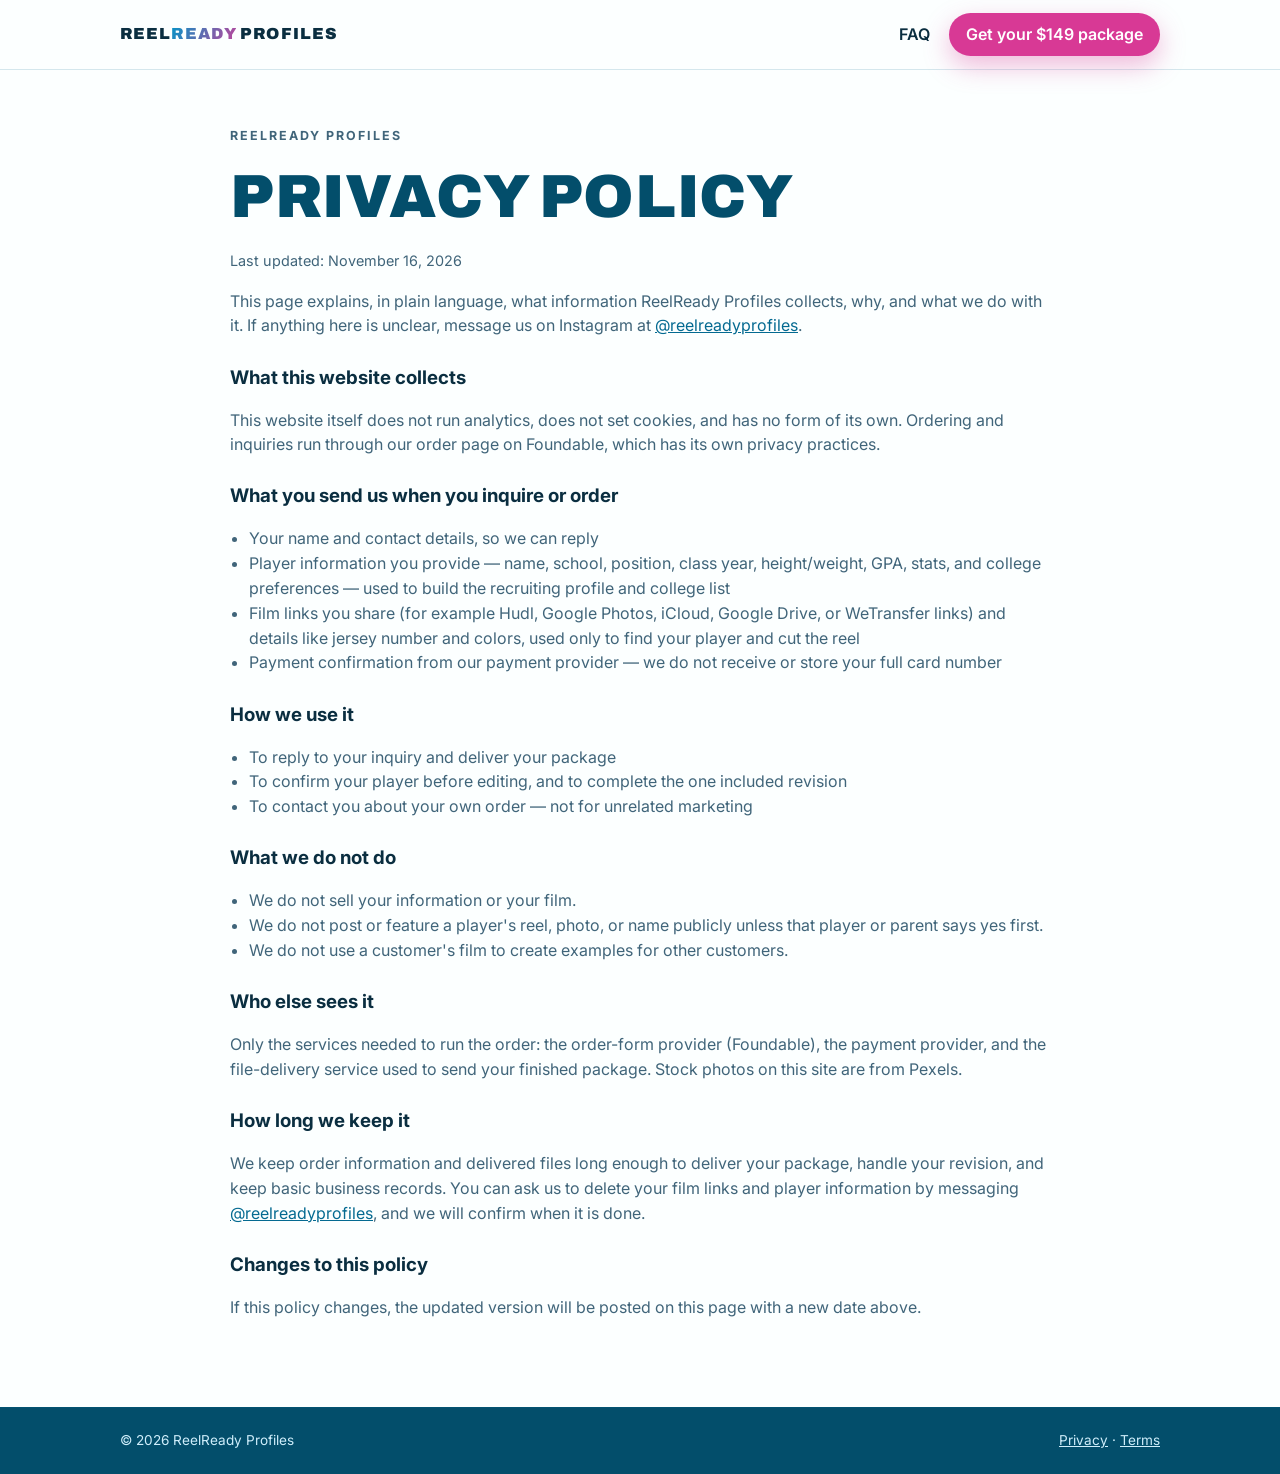
<file: privacy.html>
<!DOCTYPE html>
<html lang="en">
<head>
<meta charset="UTF-8">
<meta name="viewport" content="width=device-width, initial-scale=1.0">
<title>Privacy Policy — ReelReady Profiles</title>
<meta name="description" content="How ReelReady Profiles handles the information and film links you send us.">
<link rel="canonical" href="https://myhappa0-alt.github.io/reelready-profiles/privacy.html">
<link rel="icon" href="favicon.svg" type="image/svg+xml">
<link rel="apple-touch-icon" href="favicon.svg">
<link rel="preconnect" href="https://fonts.googleapis.com">
<link rel="preconnect" href="https://fonts.gstatic.com" crossorigin>
<link href="https://fonts.googleapis.com/css2?family=Archivo:wght@600;800;900&family=Inter:wght@400;500;600;700;800&display=swap" rel="stylesheet">
<link rel="stylesheet" href="styles.css?v=5">
<style>
.legal{padding:56px 0 72px;max-width:820px}
.legal p,.legal li{color:var(--muted)}
.legal h2{margin-top:1.4em}
.legal h3{margin-top:1.3em}
.legal ul{padding-left:1.2em}
.updated{color:var(--muted);font-size:.9rem}
</style>
</head>
<body>
<header class="nav">
  <div class="wrap nav-in">
    <a class="logo" href="./">REEL<span>READY</span> PROFILES</a>
    <nav>
      <a href="./#faq">FAQ</a>
      <a class="btn btn-small" href="https://reelready-profiles.foundable.app/">Get your $149 package</a>
    </nav>
  </div>
</header>
<main class="wrap legal">
  <p class="kicker">ReelReady Profiles</p>
  <h1 style="color:var(--sky-dark)">Privacy Policy</h1>
  <p class="updated">Last updated: November 16, 2026</p>

  <p>This page explains, in plain language, what information ReelReady Profiles collects, why, and what we do with it. If anything here is unclear, message us on Instagram at <a href="https://www.instagram.com/reelreadyprofiles/">@reelreadyprofiles</a>.</p>

  <h3>What this website collects</h3>
  <p>This website itself does not run analytics, does not set cookies, and has no form of its own. Ordering and inquiries run through our order page on Foundable, which has its own privacy practices.</p>

  <h3>What you send us when you inquire or order</h3>
  <ul>
    <li>Your name and contact details, so we can reply</li>
    <li>Player information you provide — name, school, position, class year, height/weight, GPA, stats, and college preferences — used to build the recruiting profile and college list</li>
    <li>Film links you share (for example Hudl, Google Photos, iCloud, Google Drive, or WeTransfer links) and details like jersey number and colors, used only to find your player and cut the reel</li>
    <li>Payment confirmation from our payment provider — we do not receive or store your full card number</li>
  </ul>

  <h3>How we use it</h3>
  <ul>
    <li>To reply to your inquiry and deliver your package</li>
    <li>To confirm your player before editing, and to complete the one included revision</li>
    <li>To contact you about your own order — not for unrelated marketing</li>
  </ul>

  <h3>What we do not do</h3>
  <ul>
    <li>We do not sell your information or your film.</li>
    <li>We do not post or feature a player's reel, photo, or name publicly unless that player or parent says yes first.</li>
    <li>We do not use a customer's film to create examples for other customers.</li>
  </ul>

  <h3>Who else sees it</h3>
  <p>Only the services needed to run the order: the order-form provider (Foundable), the payment provider, and the file-delivery service used to send your finished package. Stock photos on this site are from Pexels.</p>

  <h3>How long we keep it</h3>
  <p>We keep order information and delivered files long enough to deliver your package, handle your revision, and keep basic business records. You can ask us to delete your film links and player information by messaging <a href="https://www.instagram.com/reelreadyprofiles/">@reelreadyprofiles</a>, and we will confirm when it is done.</p>

  <h3>Changes to this policy</h3>
  <p>If this policy changes, the updated version will be posted on this page with a new date above.</p>
</main>
<footer>
  <div class="wrap foot">
    <span>© 2026 ReelReady Profiles</span>
    <span><a href="privacy.html" style="color:inherit">Privacy</a> · <a href="terms.html" style="color:inherit">Terms</a></span>
  </div>
</footer>
</body>
</html>
</file>
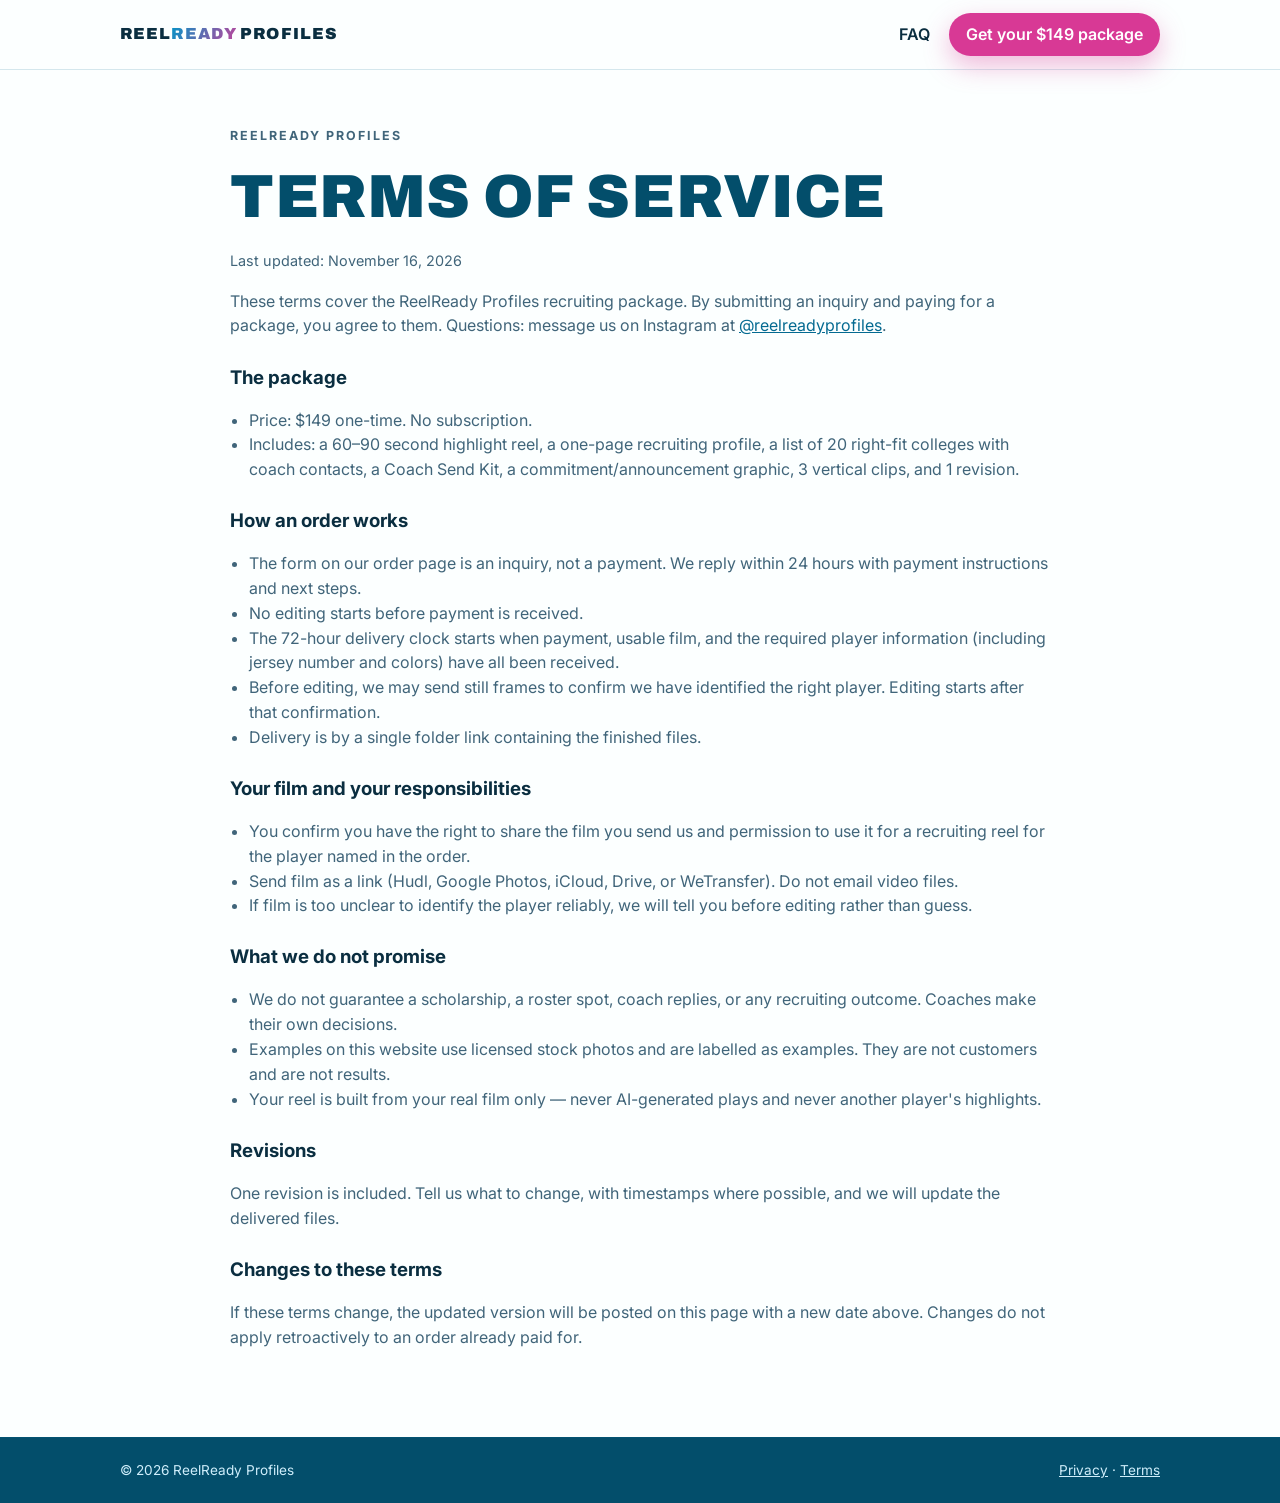
<file: terms.html>
<!DOCTYPE html>
<html lang="en">
<head>
<meta charset="UTF-8">
<meta name="viewport" content="width=device-width, initial-scale=1.0">
<title>Terms of Service — ReelReady Profiles</title>
<meta name="description" content="The terms for the ReelReady Profiles $149 recruiting package: what's included, timing, and what we do and don't promise.">
<link rel="canonical" href="https://myhappa0-alt.github.io/reelready-profiles/terms.html">
<link rel="icon" href="favicon.svg" type="image/svg+xml">
<link rel="apple-touch-icon" href="favicon.svg">
<link rel="preconnect" href="https://fonts.googleapis.com">
<link rel="preconnect" href="https://fonts.gstatic.com" crossorigin>
<link href="https://fonts.googleapis.com/css2?family=Archivo:wght@600;800;900&family=Inter:wght@400;500;600;700;800&display=swap" rel="stylesheet">
<link rel="stylesheet" href="styles.css?v=5">
<style>
.legal{padding:56px 0 72px;max-width:820px}
.legal p,.legal li{color:var(--muted)}
.legal h2{margin-top:1.4em}
.legal h3{margin-top:1.3em}
.legal ul{padding-left:1.2em}
.updated{color:var(--muted);font-size:.9rem}
</style>
</head>
<body>
<header class="nav">
  <div class="wrap nav-in">
    <a class="logo" href="./">REEL<span>READY</span> PROFILES</a>
    <nav>
      <a href="./#faq">FAQ</a>
      <a class="btn btn-small" href="https://reelready-profiles.foundable.app/">Get your $149 package</a>
    </nav>
  </div>
</header>
<main class="wrap legal">
  <p class="kicker">ReelReady Profiles</p>
  <h1 style="color:var(--sky-dark)">Terms of Service</h1>
  <p class="updated">Last updated: November 16, 2026</p>

  <p>These terms cover the ReelReady Profiles recruiting package. By submitting an inquiry and paying for a package, you agree to them. Questions: message us on Instagram at <a href="https://www.instagram.com/reelreadyprofiles/">@reelreadyprofiles</a>.</p>

  <h3>The package</h3>
  <ul>
    <li>Price: $149 one-time. No subscription.</li>
    <li>Includes: a 60–90 second highlight reel, a one-page recruiting profile, a list of 20 right-fit colleges with coach contacts, a Coach Send Kit, a commitment/announcement graphic, 3 vertical clips, and 1 revision.</li>
  </ul>

  <h3>How an order works</h3>
  <ul>
    <li>The form on our order page is an inquiry, not a payment. We reply within 24 hours with payment instructions and next steps.</li>
    <li>No editing starts before payment is received.</li>
    <li>The 72-hour delivery clock starts when payment, usable film, and the required player information (including jersey number and colors) have all been received.</li>
    <li>Before editing, we may send still frames to confirm we have identified the right player. Editing starts after that confirmation.</li>
    <li>Delivery is by a single folder link containing the finished files.</li>
  </ul>

  <h3>Your film and your responsibilities</h3>
  <ul>
    <li>You confirm you have the right to share the film you send us and permission to use it for a recruiting reel for the player named in the order.</li>
    <li>Send film as a link (Hudl, Google Photos, iCloud, Drive, or WeTransfer). Do not email video files.</li>
    <li>If film is too unclear to identify the player reliably, we will tell you before editing rather than guess.</li>
  </ul>

  <h3>What we do not promise</h3>
  <ul>
    <li>We do not guarantee a scholarship, a roster spot, coach replies, or any recruiting outcome. Coaches make their own decisions.</li>
    <li>Examples on this website use licensed stock photos and are labelled as examples. They are not customers and are not results.</li>
    <li>Your reel is built from your real film only — never AI-generated plays and never another player's highlights.</li>
  </ul>

  <h3>Revisions</h3>
  <p>One revision is included. Tell us what to change, with timestamps where possible, and we will update the delivered files.</p>

  <h3>Changes to these terms</h3>
  <p>If these terms change, the updated version will be posted on this page with a new date above. Changes do not apply retroactively to an order already paid for.</p>
</main>
<footer>
  <div class="wrap foot">
    <span>© 2026 ReelReady Profiles</span>
    <span><a href="privacy.html" style="color:inherit">Privacy</a> · <a href="terms.html" style="color:inherit">Terms</a></span>
  </div>
</footer>
</body>
</html>
</file>
<file: styles.css>
/* ReelReady Profiles — v5 design
   William's pick (2026-11-15), straight from the @niki.aroca reel screenshot:
   Sky Blue #0593C6 + White #FCFFFF as the base, Hot Pink #D83995 as the ONE
   accent — like the Pelmatech mockup in that reel (blue field, pink blur glow).
   Desktop got the extra time this round: mouse parallax in the hero, 3D tilt
   on cards, animated nav underlines, scroll progress bar, nav shrink/shadow.
   All v4 content preserved (incl. "After you submit"). Copy/price/links same. */
:root{
  /* The swatch row, exactly as sent: Sky Blue / White / Hot Pink */
  --sky:#0593C6; --sky-deep:#046a91; --sky-dark:#034e6b;
  --white:#FCFFFF; --pink:#D83995; --pink-deep:#b92478; --pink-soft:#ffd3ea;
  --ink:#0a2e40; --muted:#40657a;
  --bg:#FCFFFF; --bg-soft:#e9f7fd; --panel:#ffffff;
  --line:rgba(4,106,145,.16);
  --grad:linear-gradient(120deg,#0593C6 0%,#D83995 115%);
  --radius:18px;
  --shadow:0 18px 40px rgba(4,106,145,.16);
  --shadow-lg:0 28px 60px rgba(4,106,145,.22);
  --ease:cubic-bezier(.22,1,.36,1);
  --font-body:"Inter",system-ui,-apple-system,"Segoe UI",Roboto,Arial,sans-serif;
  --font-display:"Archivo","Inter",system-ui,sans-serif;
}
@property --angle{syntax:"<angle>";initial-value:0deg;inherits:false}
*{box-sizing:border-box}
html{scroll-behavior:smooth}
body{margin:0;background:var(--bg);color:var(--ink);font-family:var(--font-body);line-height:1.55;-webkit-font-smoothing:antialiased}
::selection{background:var(--pink);color:#fff}
img{max-width:100%;display:block}
a{color:var(--sky-deep)}
a:focus-visible,.btn:focus-visible,summary:focus-visible{outline:2px solid var(--pink);outline-offset:3px;border-radius:6px}
.wrap{max-width:1080px;margin:0 auto;padding:0 20px}
h1,h2{font-family:var(--font-display)}
h1{font-size:clamp(2.1rem,5.4vw,3.8rem);line-height:1.03;margin:.35em 0;text-transform:uppercase;letter-spacing:.01em;font-weight:900}
h2{font-size:clamp(1.55rem,3.4vw,2.25rem);text-transform:uppercase;margin:.2em 0 .7em;font-weight:800;letter-spacing:.01em;color:var(--sky-dark)}
h3{margin:.45em 0 .2em;color:var(--ink)}
.grad-text{background:linear-gradient(100deg,#ffffff,#ffd3ea,#ff8ac2,#ffd3ea,#ffffff);background-size:220% 100%;-webkit-background-clip:text;background-clip:text;color:transparent;animation:gradShift 7s ease-in-out infinite}
@keyframes gradShift{0%,100%{background-position:0% 50%}50%{background-position:100% 50%}}
.kicker{color:var(--pink-deep);font-weight:700;letter-spacing:.16em;text-transform:uppercase;font-size:.78rem;margin:0}
.kicker.on-dark{color:#ffd3ea}

/* Reading progress (desktop polish) */
#progress{position:fixed;top:0;left:0;right:0;height:3px;background:linear-gradient(90deg,var(--sky),var(--pink));transform:scaleX(0);transform-origin:0 50%;z-index:60}

/* Buttons — hot pink is the accent, shine sweep stays */
.btn{position:relative;overflow:hidden;display:inline-block;background:var(--pink);color:#fff;font-weight:800;text-decoration:none;padding:14px 24px;border-radius:999px;box-shadow:0 10px 26px rgba(216,57,149,.35);transition:transform .35s var(--ease),box-shadow .35s var(--ease),background .3s ease}
.btn::after{content:"";position:absolute;inset:0;background:linear-gradient(115deg,transparent 30%,rgba(255,255,255,.5) 50%,transparent 70%);transform:translateX(-120%);transition:transform .7s var(--ease)}
.btn:hover{transform:translateY(-2px) scale(1.02);box-shadow:0 16px 34px rgba(216,57,149,.45);background:var(--pink-deep)}
.btn:hover::after{transform:translateX(120%)}
.btn:active{transform:translateY(0) scale(.99)}
.btn-ghost{background:rgba(255,255,255,.10);color:#fff;border:1.5px solid rgba(255,255,255,.65);box-shadow:none;backdrop-filter:blur(4px)}
.btn-ghost:hover{background:rgba(255,255,255,.22);box-shadow:none}
.btn-small{padding:9px 17px}
.btn-big{font-size:1.08rem;padding:16px 30px}
.fineprint{color:rgba(255,255,255,.75);font-size:.82rem;margin-top:18px}
.on-dark-fine{color:rgba(255,255,255,.8)}

/* Nav — white glass, animated underlines on desktop */
.nav{position:sticky;top:0;z-index:30;background:rgba(252,255,255,.85);backdrop-filter:blur(14px) saturate(1.5);-webkit-backdrop-filter:blur(14px) saturate(1.5);border-bottom:1px solid var(--line);transition:box-shadow .35s ease}
.nav.scrolled{box-shadow:0 10px 30px rgba(4,106,145,.14)}
.nav-in{display:flex;align-items:center;justify-content:space-between;gap:16px;padding-top:13px;padding-bottom:13px;transition:padding .35s var(--ease)}
.nav.scrolled .nav-in{padding-top:9px;padding-bottom:9px}
.logo{color:var(--ink);text-decoration:none;font-weight:900;letter-spacing:.07em;font-family:var(--font-display)}
.logo span{background:var(--grad);-webkit-background-clip:text;background-clip:text;color:transparent}
.nav nav{display:flex;align-items:center;gap:19px;flex-wrap:wrap}
.nav nav a{position:relative;color:var(--ink);text-decoration:none;font-weight:600;transition:color .2s ease}
.nav nav a:not(.btn)::after{content:"";position:absolute;left:0;bottom:-4px;height:2px;width:100%;background:var(--pink);transform:scaleX(0);transform-origin:100% 50%;transition:transform .4s var(--ease)}
.nav nav a:not(.btn):hover{color:var(--pink-deep)}
.nav nav a:not(.btn):hover::after{transform:scaleX(1);transform-origin:0 50%}
.nav nav a.btn{color:#fff}
.nav nav a.btn:hover{color:#fff}

/* Hero — photo under a sky-blue wash with the pink blur glow from the mockup */
.hero{position:relative;min-height:86vh;display:flex;align-items:flex-end;overflow:hidden;background:var(--sky-deep)}
.hero-img{position:absolute;inset:0;width:100%;height:100%;object-fit:cover;animation:heroZoom 22s ease-in-out infinite alternate;will-change:transform,translate;transition:margin .5s var(--ease)}
@keyframes heroZoom{from{transform:scale(1)}to{transform:scale(1.09)}}
.hero-shade{position:absolute;inset:0;background:linear-gradient(180deg,rgba(4,78,107,.55) 0%,rgba(5,147,198,.48) 42%,rgba(4,106,145,.88) 88%),linear-gradient(100deg,rgba(4,78,107,.55),rgba(5,147,198,.15) 70%)}
.hero-blob{position:absolute;border-radius:50%;filter:blur(70px);pointer-events:none;transition:translate .6s var(--ease)}
.blob-pink{width:520px;height:520px;right:-110px;top:6%;background:radial-gradient(circle at 35% 35%,rgba(255,110,180,.95),rgba(216,57,149,.55) 55%,rgba(216,57,149,0) 72%);opacity:.85;animation:blobFloat 11s ease-in-out infinite alternate}
.blob-light{width:420px;height:420px;left:-130px;bottom:4%;background:radial-gradient(circle at 50% 50%,rgba(160,225,255,.8),rgba(5,147,198,0) 70%);opacity:.7;animation:blobFloat 13s ease-in-out infinite alternate-reverse}
@keyframes blobFloat{from{transform:translateY(0) scale(1)}to{transform:translateY(-26px) scale(1.06)}}
.hero-copy{position:relative;padding-top:130px;padding-bottom:52px;width:100%;color:#fff}
.hero-copy .kicker{color:var(--pink-soft)}
.hero-copy h2,.hero-copy h1{color:#fff}
.sub{font-size:clamp(1.05rem,2.4vw,1.35rem);color:#eaf7fd;margin:0 0 24px}
.hero-cta{display:flex;gap:12px;flex-wrap:wrap}
.hero-points{display:flex;gap:10px 24px;flex-wrap:wrap;list-style:none;padding:0;margin:24px 0 0;font-weight:700}
.hero-points li::before{content:"✓ ";color:var(--pink-soft)}
.hero-stats{display:flex;gap:0;flex-wrap:wrap;margin-top:30px;background:rgba(255,255,255,.14);border:1px solid rgba(255,255,255,.35);border-radius:16px;backdrop-filter:blur(10px);-webkit-backdrop-filter:blur(10px);overflow:hidden;max-width:720px}
.stat{flex:1 1 140px;padding:16px 18px;display:flex;flex-direction:column;gap:1px}
.stat + .stat{border-left:1px solid rgba(255,255,255,.25)}
.stat strong{font-family:var(--font-display);font-size:1.65rem;font-weight:900;line-height:1.1}
.stat-label{color:rgba(255,255,255,.85);font-size:.8rem;font-weight:600;letter-spacing:.04em;text-transform:uppercase}

/* Ticker — sky band */
.ticker{overflow:hidden;background:var(--sky);padding:11px 0}
.ticker-track{display:flex;width:max-content;animation:tickerMove 30s linear infinite;color:#eaf7fd;font-weight:800;letter-spacing:.14em;text-transform:uppercase;font-size:.8rem;white-space:nowrap}
.ticker:hover .ticker-track{animation-play-state:paused}
@keyframes tickerMove{from{transform:translateX(0)}to{transform:translateX(-50%)}}

/* Reveal on scroll — staggered, same Framer-style easing */
.js .reveal{opacity:0;transform:translateY(26px) scale(.985);transition:opacity .9s var(--ease),transform .9s var(--ease);transition-delay:var(--d,0s)}
.js .reveal.in{opacity:1;transform:none}
.cards .card:nth-child(2),.steps .step:nth-child(2){--d:.12s}
.cards .card:nth-child(3),.steps .step:nth-child(3){--d:.24s}
.steps.four .step:nth-child(4){--d:.36s}
.included-list li:nth-child(2){--d:.06s}.included-list li:nth-child(3){--d:.12s}
.included-list li:nth-child(4){--d:.18s}.included-list li:nth-child(5){--d:.24s}
.included-list li:nth-child(6){--d:.30s}.included-list li:nth-child(7){--d:.36s}
@media (prefers-reduced-motion: reduce){
  .hero-img,.ticker-track,.grad-text,.hero-blob{animation:none}
  .js .reveal{opacity:1;transform:none;transition:none}
  html{scroll-behavior:auto}
}

/* Sections */
section{padding:58px 0}
.band{background:var(--bg-soft);border-top:1px solid var(--line);border-bottom:1px solid var(--line)}
.cards{display:grid;grid-template-columns:repeat(3,1fr);gap:18px}
.card{position:relative;margin:0;background:var(--panel);border:1px solid var(--line);border-radius:var(--radius);overflow:hidden;box-shadow:0 8px 24px rgba(4,106,145,.08);transition:transform .45s var(--ease),box-shadow .45s var(--ease),border-color .3s ease;will-change:transform}
.card::before{content:"";position:absolute;top:0;left:0;right:0;height:3px;background:var(--grad);opacity:0;transition:opacity .3s ease;z-index:2}
.card:hover{box-shadow:var(--shadow-lg);border-color:rgba(216,57,149,.4)}
.card:hover::before{opacity:1}
.card img{height:235px;width:100%;object-fit:cover;transition:transform .8s var(--ease)}
.card:hover img{transform:scale(1.07)}
.card figcaption{padding:17px;display:flex;flex-direction:column;gap:2px}
.card figcaption strong{font-size:1.05rem;color:var(--ink)}
.card figcaption span{color:var(--muted);font-size:.92rem}
.steps{position:relative;display:grid;grid-template-columns:repeat(3,1fr);gap:18px}
.steps.four{grid-template-columns:repeat(4,1fr)}
@media (min-width:821px){
  .steps::before{content:"";position:absolute;top:44px;left:16%;right:16%;border-top:2px dashed rgba(5,147,198,.35);z-index:0}
  .steps.four::before{left:12%;right:12%}
  .step{position:relative;z-index:1}
}
.step{background:var(--panel);border:1px solid var(--line);border-radius:var(--radius);padding:24px;box-shadow:0 8px 24px rgba(4,106,145,.07);transition:transform .45s var(--ease),box-shadow .45s var(--ease)}
.step:hover{transform:translateY(-5px);box-shadow:var(--shadow)}
.step p{color:var(--muted);margin:.3em 0 0}
.num{display:inline-flex;width:40px;height:40px;border-radius:50%;background:var(--grad);color:#fff;font-weight:900;align-items:center;justify-content:center;font-size:1.12rem;box-shadow:0 8px 20px rgba(5,147,198,.35)}
.after-sub{color:var(--muted);max-width:640px}
.after-check-h{margin-top:38px}
.after-check{max-width:820px}

/* Included — sky price box, animated pink/white border */
.included{display:grid;grid-template-columns:1fr 1.35fr;gap:26px;align-items:start}
.price-box{position:relative;background:linear-gradient(150deg,#046a91 0%,#0593C6 60%,#0aa2dd 115%);color:#fff;border-radius:var(--radius);padding:28px;box-shadow:var(--shadow);transition:transform .45s var(--ease);will-change:transform}
.price-box::before{content:"";position:absolute;inset:-1px;border-radius:inherit;padding:1.5px;background:conic-gradient(from var(--angle),#ffffff,#D83995,#0593C6,#ffffff);-webkit-mask:linear-gradient(#fff 0 0) content-box,linear-gradient(#fff 0 0);-webkit-mask-composite:xor;mask-composite:exclude;animation:spinBorder 5s linear infinite;pointer-events:none}
@keyframes spinBorder{to{--angle:360deg}}
.price-box h2{font-size:2.7rem;margin:.1em 0;color:#fff}
.price-box h2 span{font-size:1rem;text-transform:none;letter-spacing:0;color:#eaf7fd;font-weight:600}
.price-box .fineprint{color:rgba(255,255,255,.85)}
.included-list{list-style:none;margin:0;padding:0;display:grid;gap:12px}
.included-list li{background:var(--panel);border:1px solid var(--line);border-left:3px solid transparent;border-radius:13px;padding:15px 17px;box-shadow:0 4px 14px rgba(4,106,145,.05);transition:transform .35s var(--ease),border-color .3s ease,box-shadow .35s var(--ease)}
.included-list li:hover{transform:translateX(5px);border-color:rgba(5,147,198,.45);border-left-color:var(--pink);box-shadow:var(--shadow)}
.included-list li::before{content:"✓ ";color:var(--pink);font-weight:900}

/* Example */
.example{display:grid;grid-template-columns:1fr 1fr;gap:28px;align-items:center}
.example img{border-radius:var(--radius);height:330px;width:100%;object-fit:cover;box-shadow:var(--shadow-lg)}
.example p{color:var(--muted)}

/* FAQ */
.faq details{background:var(--panel);border:1px solid var(--line);border-radius:13px;padding:15px 18px;margin-bottom:10px;transition:border-color .25s ease,box-shadow .25s ease}
.faq details:hover,.faq details[open]{border-color:rgba(5,147,198,.5);box-shadow:0 6px 18px rgba(4,106,145,.08)}
.faq summary{font-weight:700;cursor:pointer;color:var(--ink)}
.faq details p{color:var(--muted);margin:.6em 0 0}

/* Final + footer */
.final{position:relative;text-align:center;background:linear-gradient(160deg,#046a91,#0593C6 70%);border-top:1px solid var(--line);overflow:hidden}
.final h2{color:#fff}
.final p{color:#eaf7fd}
.final a{color:#fff}
footer{border-top:1px solid var(--line);padding:22px 0;color:#cfeefb;font-size:.85rem;background:var(--sky-dark)}
.foot{display:flex;justify-content:space-between;gap:14px;flex-wrap:wrap}

@media (max-width:820px){
  .cards,.steps,.steps.four,.included,.example{grid-template-columns:1fr}
  .nav nav a:not(.btn){display:none}
  .hero{min-height:72vh}
  .stat + .stat{border-left:none}
  .blob-pink{width:340px;height:340px;right:-120px}
  .blob-light{display:none}
}
</file>
